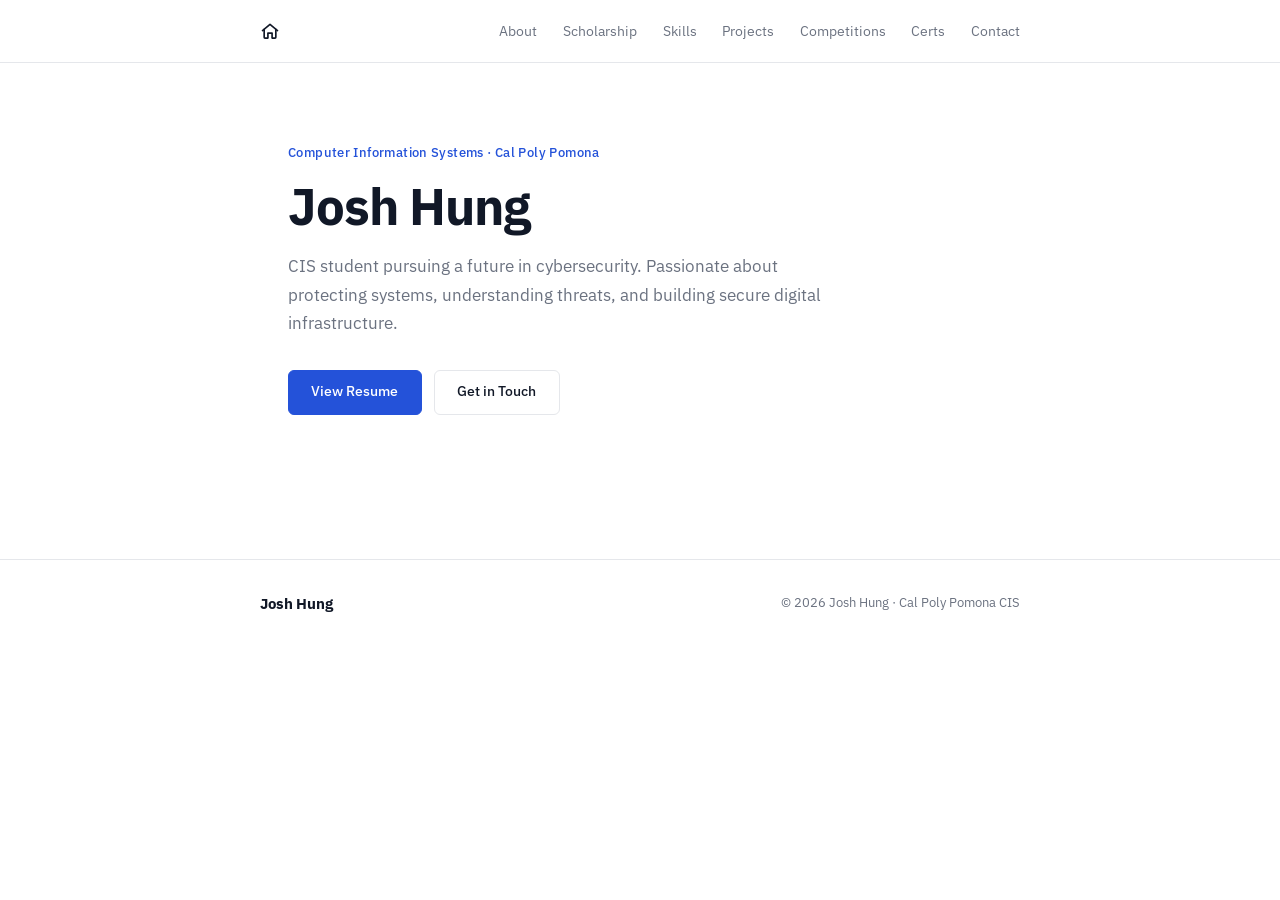
<file: index.html>
<!DOCTYPE html>
<html lang="en">
<head>
  <meta charset="UTF-8" />
  <meta name="viewport" content="width=device-width, initial-scale=1.0"/>
  <title>Josh Hung | CIS & Cybersecurity</title>
  <link rel="preconnect" href="https://fonts.googleapis.com">
  <link href="https://fonts.googleapis.com/css2?family=IBM+Plex+Sans:wght@400;500;600;700&display=swap" rel="stylesheet">
  <link rel="stylesheet" href="styles.css">
</head>
<body>

  <nav>
    <div class="nav-inner">
      <a href="index.html" class="nav-home" aria-label="Home"><svg width="20" height="20" viewBox="0 0 24 24" fill="none" stroke="currentColor" stroke-width="2" stroke-linecap="round" stroke-linejoin="round"><path d="M3 11.5 12 4l9 7.5"/><path d="M5 10v9.5a1 1 0 0 0 1 1h3.5v-6h5v6H18a1 1 0 0 0 1-1V10"/></svg></a>
      <ul class="nav-links">
        <li><a href="about/">About</a></li>
        <li><a href="scholarship/">Scholarship</a></li>
        <li><a href="skills/">Skills</a></li>
        <li><a href="projects/">Projects</a></li>
        <li><a href="competitions/">Competitions</a></li>
        <li><a href="certifications/">Certs</a></li>
        <li><a href="contact/">Contact</a></li>
      </ul>
    </div>
  </nav>

  <main>
    <div class="container">
      <section id="hero">
        <div class="hero-tag">Computer Information Systems · Cal Poly Pomona</div>
        <h1>Josh Hung</h1>
        <p class="hero-desc">
          CIS student pursuing a future in cybersecurity. Passionate about protecting systems,
          understanding threats, and building secure digital infrastructure.
        </p>
        <div class="hero-btns">
          <a href="Josh_Hung_Resume.pdf" target="_blank" class="btn btn-primary">View Resume</a>
          <a href="contact/" class="btn btn-secondary">Get in Touch</a>
        </div>
      </section>

    </div>
  </main>

  <footer>
    <div class="footer-inner">
      <div class="nav-logo">Josh Hung</div>
      <p>© 2026 Josh Hung · Cal Poly Pomona CIS</p>
    </div>
  </footer>

</body>
</html>
</file>
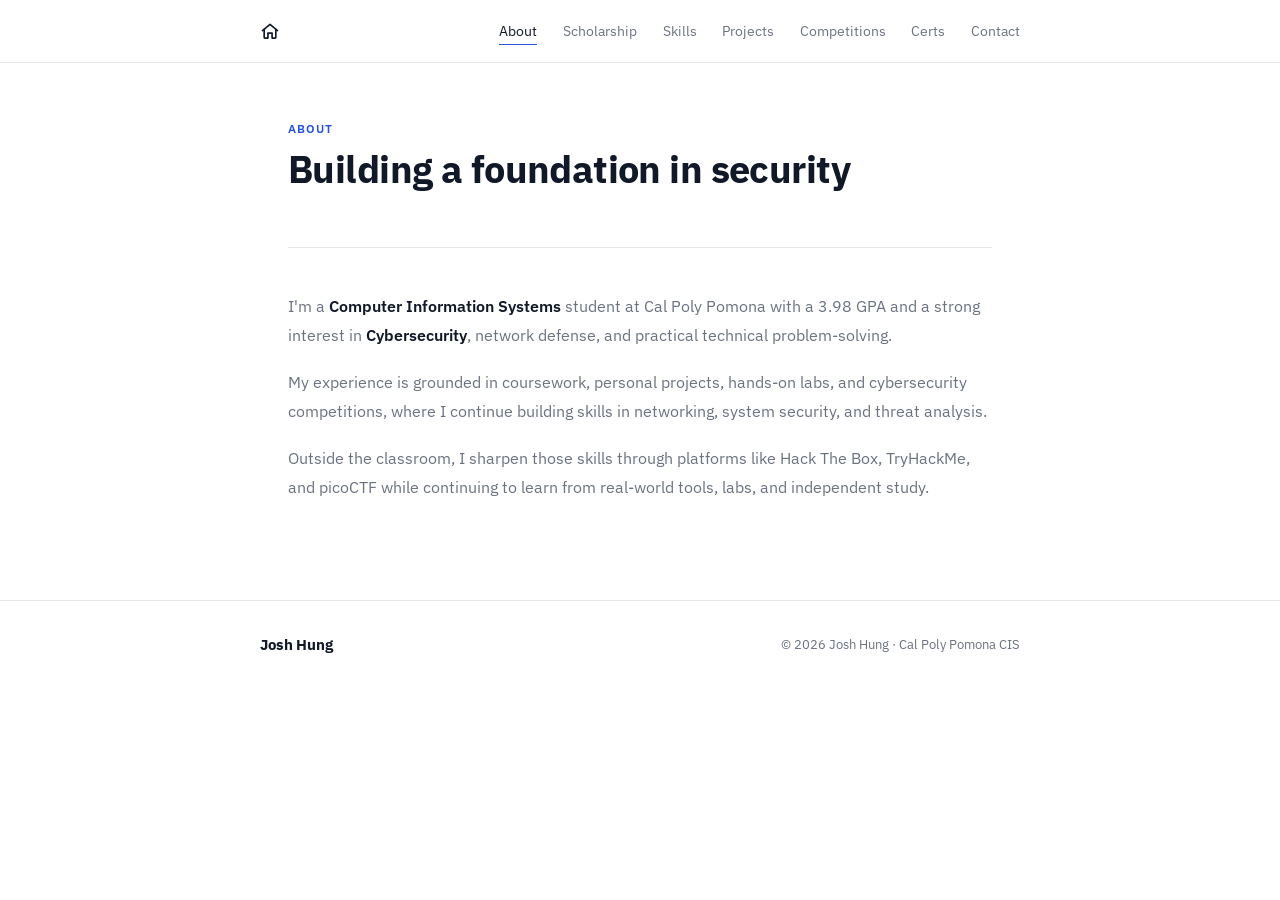
<file: about/index.html>
<!DOCTYPE html>
<html lang="en">
<head>
  <meta charset="UTF-8" />
  <meta name="viewport" content="width=device-width, initial-scale=1.0"/>
  <title>About | Josh Hung</title>
  <link rel="preconnect" href="https://fonts.googleapis.com">
  <link href="https://fonts.googleapis.com/css2?family=IBM+Plex+Sans:wght@400;500;600;700&display=swap" rel="stylesheet">
  <link rel="stylesheet" href="../styles.css">
</head>
<body>

  <nav>
    <div class="nav-inner">
      <a href="../index.html" class="nav-home" aria-label="Home"><svg width="20" height="20" viewBox="0 0 24 24" fill="none" stroke="currentColor" stroke-width="2" stroke-linecap="round" stroke-linejoin="round"><path d="M3 11.5 12 4l9 7.5"/><path d="M5 10v9.5a1 1 0 0 0 1 1h3.5v-6h5v6H18a1 1 0 0 0 1-1V10"/></svg></a>
      <ul class="nav-links">
        <li><a href="../about/" class="active">About</a></li>
        <li><a href="../scholarship/">Scholarship</a></li>
        <li><a href="../skills/">Skills</a></li>
        <li><a href="../projects/">Projects</a></li>
        <li><a href="../competitions/">Competitions</a></li>
        <li><a href="../certifications/">Certs</a></li>
        <li><a href="../contact/">Contact</a></li>
      </ul>
    </div>
  </nav>

  <main>
    <div class="container">
      <div class="page-header">
        <p class="page-label">About</p>
        <h1 class="page-title">Building a foundation in security</h1>
      </div>

      <div class="about-text">
        <p>
          I'm a <strong>Computer Information Systems</strong> student at Cal Poly Pomona with a
          3.98 GPA and a strong interest in <strong>Cybersecurity</strong>, network defense, and practical technical problem-solving.
        </p>
        <p>
          My experience is grounded in coursework, personal projects, hands-on labs, and cybersecurity competitions,
          where I continue building skills in networking, system security, and threat analysis.
        </p>
        <p>
          Outside the classroom, I sharpen those skills through platforms like Hack The Box, TryHackMe, and picoCTF
          while continuing to learn from real-world tools, labs, and independent study.
        </p>
      </div>
    </div>
  </main>

  <footer>
    <div class="footer-inner">
      <div class="nav-logo">Josh Hung</div>
      <p>© 2026 Josh Hung · Cal Poly Pomona CIS</p>
    </div>
  </footer>

</body>
</html>
</file>
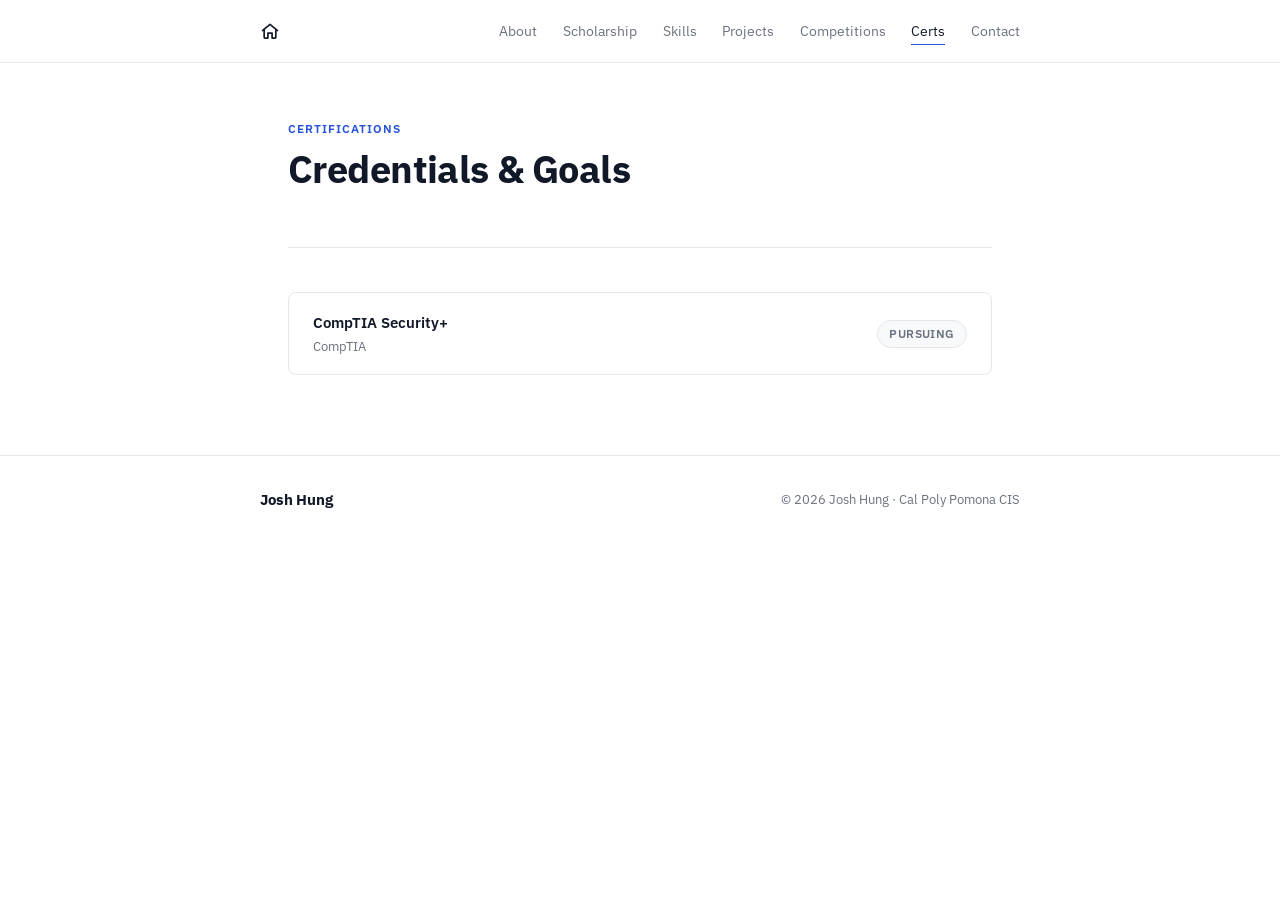
<file: certifications/index.html>
<!DOCTYPE html>
<html lang="en">
<head>
  <meta charset="UTF-8" />
  <meta name="viewport" content="width=device-width, initial-scale=1.0"/>
  <title>Certifications | Josh Hung</title>
  <link rel="preconnect" href="https://fonts.googleapis.com">
  <link href="https://fonts.googleapis.com/css2?family=IBM+Plex+Sans:wght@400;500;600;700&display=swap" rel="stylesheet">
  <link rel="stylesheet" href="../styles.css">
</head>
<body>

  <nav>
    <div class="nav-inner">
      <a href="../index.html" class="nav-home" aria-label="Home"><svg width="20" height="20" viewBox="0 0 24 24" fill="none" stroke="currentColor" stroke-width="2" stroke-linecap="round" stroke-linejoin="round"><path d="M3 11.5 12 4l9 7.5"/><path d="M5 10v9.5a1 1 0 0 0 1 1h3.5v-6h5v6H18a1 1 0 0 0 1-1V10"/></svg></a>
      <ul class="nav-links">
        <li><a href="../about/">About</a></li>
        <li><a href="../scholarship/">Scholarship</a></li>
        <li><a href="../skills/">Skills</a></li>
        <li><a href="../projects/">Projects</a></li>
        <li><a href="../competitions/">Competitions</a></li>
        <li><a href="../certifications/" class="active">Certs</a></li>
        <li><a href="../contact/">Contact</a></li>
      </ul>
    </div>
  </nav>

  <main>
    <div class="container">
      <div class="page-header">
        <p class="page-label">Certifications</p>
        <h1 class="page-title">Credentials & Goals</h1>
      </div>

      <div class="cert-list">
        <div class="cert-item">
          <div>
            <div class="cert-name">CompTIA Security+</div>
            <div class="cert-org">CompTIA</div>
          </div>
          <span class="cert-status">Pursuing</span>
        </div>
      </div>
    </div>
  </main>

  <footer>
    <div class="footer-inner">
      <div class="nav-logo">Josh Hung</div>
      <p>© 2026 Josh Hung · Cal Poly Pomona CIS</p>
    </div>
  </footer>

</body>
</html>
</file>
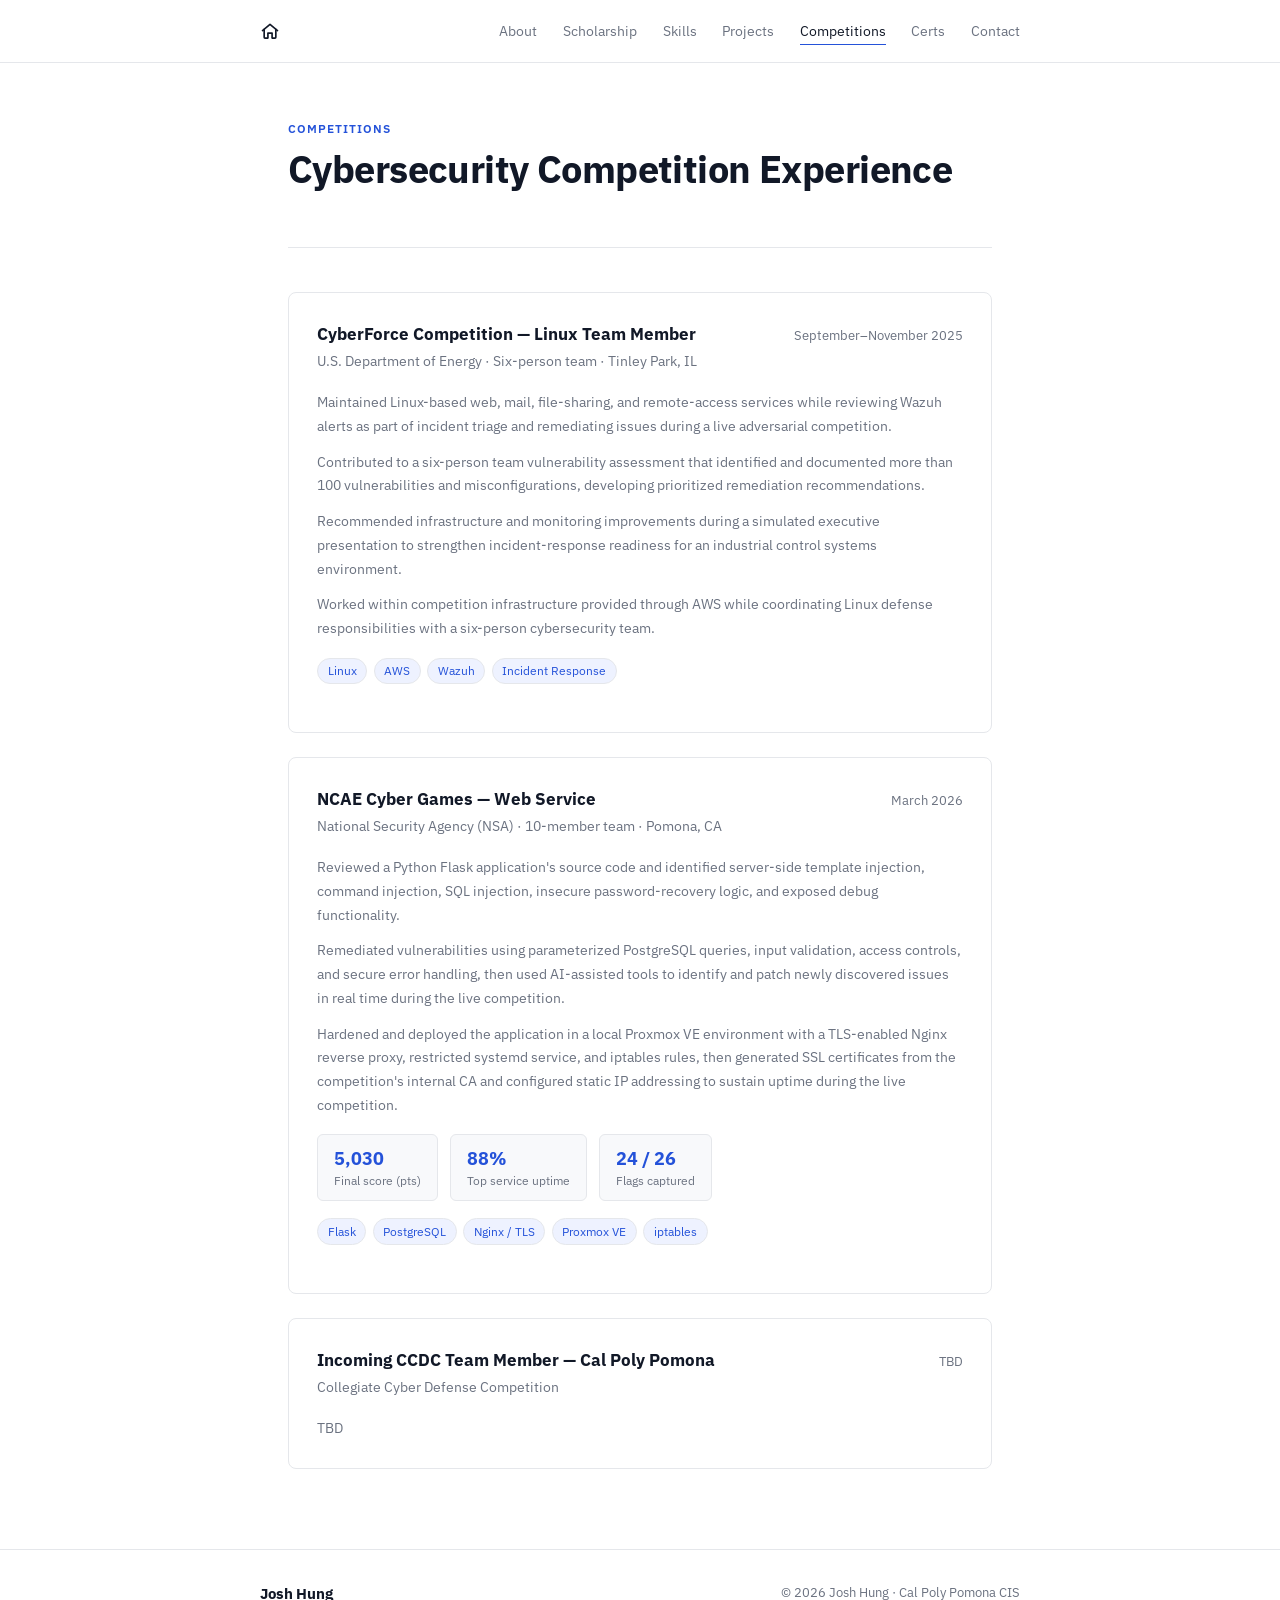
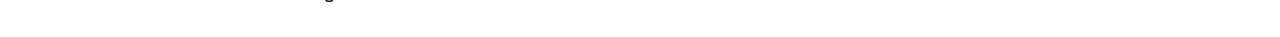
<file: competitions/index.html>
<!DOCTYPE html>
<html lang="en">
<head>
  <meta charset="UTF-8" />
  <meta name="viewport" content="width=device-width, initial-scale=1.0"/>
  <title>Competitions | Josh Hung</title>
  <link rel="preconnect" href="https://fonts.googleapis.com">
  <link href="https://fonts.googleapis.com/css2?family=IBM+Plex+Sans:wght@400;500;600;700&display=swap" rel="stylesheet">
  <link rel="stylesheet" href="../styles.css">
</head>
<body>

  <nav>
    <div class="nav-inner">
      <a href="../index.html" class="nav-home" aria-label="Home"><svg width="20" height="20" viewBox="0 0 24 24" fill="none" stroke="currentColor" stroke-width="2" stroke-linecap="round" stroke-linejoin="round"><path d="M3 11.5 12 4l9 7.5"/><path d="M5 10v9.5a1 1 0 0 0 1 1h3.5v-6h5v6H18a1 1 0 0 0 1-1V10"/></svg></a>
      <ul class="nav-links">
        <li><a href="../about/">About</a></li>
        <li><a href="../scholarship/">Scholarship</a></li>
        <li><a href="../skills/">Skills</a></li>
        <li><a href="../projects/">Projects</a></li>
        <li><a href="../competitions/" class="active">Competitions</a></li>
        <li><a href="../certifications/">Certs</a></li>
        <li><a href="../contact/">Contact</a></li>
      </ul>
    </div>
  </nav>

  <main>
    <div class="container">
      <div class="page-header">
        <p class="page-label">Competitions</p>
        <h1 class="page-title">Cybersecurity Competition Experience</h1>
      </div>

      <div class="competition-list">
        <div class="competition-card">
          <div class="competition-header">
            <div class="competition-title">CyberForce Competition — Linux Team Member</div>
            <div class="competition-date">September–November 2025</div>
          </div>
          <div class="competition-org">U.S. Department of Energy · Six-person team · Tinley Park, IL</div>
          <div class="competition-desc">
            Maintained Linux-based web, mail, file-sharing, and remote-access services while reviewing Wazuh alerts as part
            of incident triage and remediating issues during a live adversarial competition.
          </div>
          <div class="competition-desc">
            Contributed to a six-person team vulnerability assessment that identified and documented more than 100
            vulnerabilities and misconfigurations, developing prioritized remediation recommendations.
          </div>
          <div class="competition-desc">
            Recommended infrastructure and monitoring improvements during a simulated executive presentation to
            strengthen incident-response readiness for an industrial control systems environment.
          </div>
          <div class="competition-desc" style="margin-bottom: 0;">
            Worked within competition infrastructure provided through AWS while coordinating Linux defense
            responsibilities with a six-person cybersecurity team.
          </div>
          <div class="project-techs" style="margin-top: 1.1rem;">
            <span class="tech-pill">Linux</span>
            <span class="tech-pill">AWS</span>
            <span class="tech-pill">Wazuh</span>
            <span class="tech-pill">Incident Response</span>
          </div>
        </div>

        <div class="competition-card">
          <div class="competition-header">
            <div class="competition-title">NCAE Cyber Games — Web Service</div>
            <div class="competition-date">March 2026</div>
          </div>
          <div class="competition-org">National Security Agency (NSA) · 10-member team · Pomona, CA</div>
          <div class="competition-desc">
            Reviewed a Python Flask application's source code and identified server-side template injection, command
            injection, SQL injection, insecure password-recovery logic, and exposed debug functionality.
          </div>
          <div class="competition-desc">
            Remediated vulnerabilities using parameterized PostgreSQL queries, input validation, access controls, and
            secure error handling, then used AI-assisted tools to identify and patch newly discovered issues in real time
            during the live competition.
          </div>
          <div class="competition-desc" style="margin-bottom: 0;">
            Hardened and deployed the application in a local Proxmox VE environment with a TLS-enabled Nginx reverse
            proxy, restricted systemd service, and iptables rules, then generated SSL certificates from the competition's
            internal CA and configured static IP addressing to sustain uptime during the live competition.
          </div>

          <div class="competition-stats">
            <div class="stat-tile">
              <div class="stat-value">5,030</div>
              <div class="stat-label">Final score (pts)</div>
            </div>
            <div class="stat-tile">
              <div class="stat-value">88%</div>
              <div class="stat-label">Top service uptime</div>
            </div>
            <div class="stat-tile">
              <div class="stat-value">24 / 26</div>
              <div class="stat-label">Flags captured</div>
            </div>
          </div>

          <div class="project-techs">
            <span class="tech-pill">Flask</span>
            <span class="tech-pill">PostgreSQL</span>
            <span class="tech-pill">Nginx / TLS</span>
            <span class="tech-pill">Proxmox VE</span>
            <span class="tech-pill">iptables</span>
          </div>
        </div>

        <div class="competition-card">
          <div class="competition-header">
            <div class="competition-title">Incoming CCDC Team Member — Cal Poly Pomona</div>
            <div class="competition-date">TBD</div>
          </div>
          <div class="competition-org">Collegiate Cyber Defense Competition</div>
          <div class="competition-desc" style="margin-bottom: 0;">
            TBD
          </div>
        </div>
      </div>
    </div>
  </main>

  <footer>
    <div class="footer-inner">
      <div class="nav-logo">Josh Hung</div>
      <p>© 2026 Josh Hung · Cal Poly Pomona CIS</p>
    </div>
  </footer>

</body>
</html>
</file>
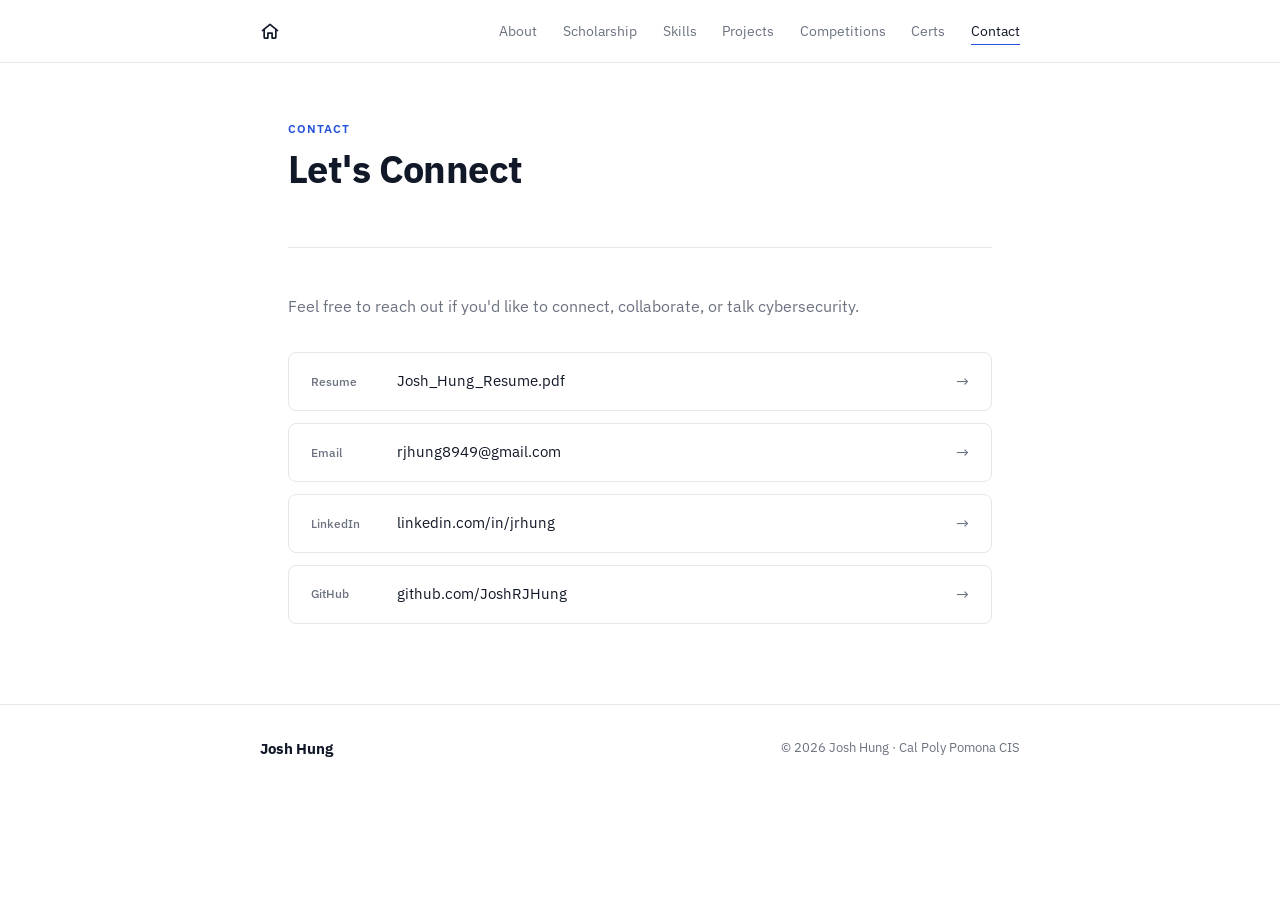
<file: contact/index.html>
<!DOCTYPE html>
<html lang="en">
<head>
  <meta charset="UTF-8" />
  <meta name="viewport" content="width=device-width, initial-scale=1.0"/>
  <title>Contact | Josh Hung</title>
  <link rel="preconnect" href="https://fonts.googleapis.com">
  <link href="https://fonts.googleapis.com/css2?family=IBM+Plex+Sans:wght@400;500;600;700&display=swap" rel="stylesheet">
  <link rel="stylesheet" href="../styles.css">
</head>
<body>

  <nav>
    <div class="nav-inner">
      <a href="../index.html" class="nav-home" aria-label="Home"><svg width="20" height="20" viewBox="0 0 24 24" fill="none" stroke="currentColor" stroke-width="2" stroke-linecap="round" stroke-linejoin="round"><path d="M3 11.5 12 4l9 7.5"/><path d="M5 10v9.5a1 1 0 0 0 1 1h3.5v-6h5v6H18a1 1 0 0 0 1-1V10"/></svg></a>
      <ul class="nav-links">
        <li><a href="../about/">About</a></li>
        <li><a href="../scholarship/">Scholarship</a></li>
        <li><a href="../skills/">Skills</a></li>
        <li><a href="../projects/">Projects</a></li>
        <li><a href="../competitions/">Competitions</a></li>
        <li><a href="../certifications/">Certs</a></li>
        <li><a href="../contact/" class="active">Contact</a></li>
      </ul>
    </div>
  </nav>

  <main>
    <div class="container">
      <div class="page-header">
        <p class="page-label">Contact</p>
        <h1 class="page-title">Let's Connect</h1>
      </div>

      <p class="lead-text">
        Feel free to reach out if you'd like to connect, collaborate, or talk cybersecurity.
      </p>

      <div class="contact-links">
        <a href="../Josh_Hung_Resume.pdf" target="_blank" class="contact-row">
          <span class="contact-row-label">Resume</span>
          <span class="contact-row-value">Josh_Hung_Resume.pdf</span>
          <span class="contact-row-arrow">→</span>
        </a>
        <a href="mailto:rjhung8949@gmail.com" class="contact-row">
          <span class="contact-row-label">Email</span>
          <span class="contact-row-value">rjhung8949@gmail.com</span>
          <span class="contact-row-arrow">→</span>
        </a>
        <a href="https://linkedin.com/in/jrhung" target="_blank" class="contact-row">
          <span class="contact-row-label">LinkedIn</span>
          <span class="contact-row-value">linkedin.com/in/jrhung</span>
          <span class="contact-row-arrow">→</span>
        </a>
        <a href="https://github.com/JoshRJHung" target="_blank" class="contact-row">
          <span class="contact-row-label">GitHub</span>
          <span class="contact-row-value">github.com/JoshRJHung</span>
          <span class="contact-row-arrow">→</span>
        </a>
      </div>
    </div>
  </main>

  <footer>
    <div class="footer-inner">
      <div class="nav-logo">Josh Hung</div>
      <p>© 2026 Josh Hung · Cal Poly Pomona CIS</p>
    </div>
  </footer>

</body>
</html>
</file>
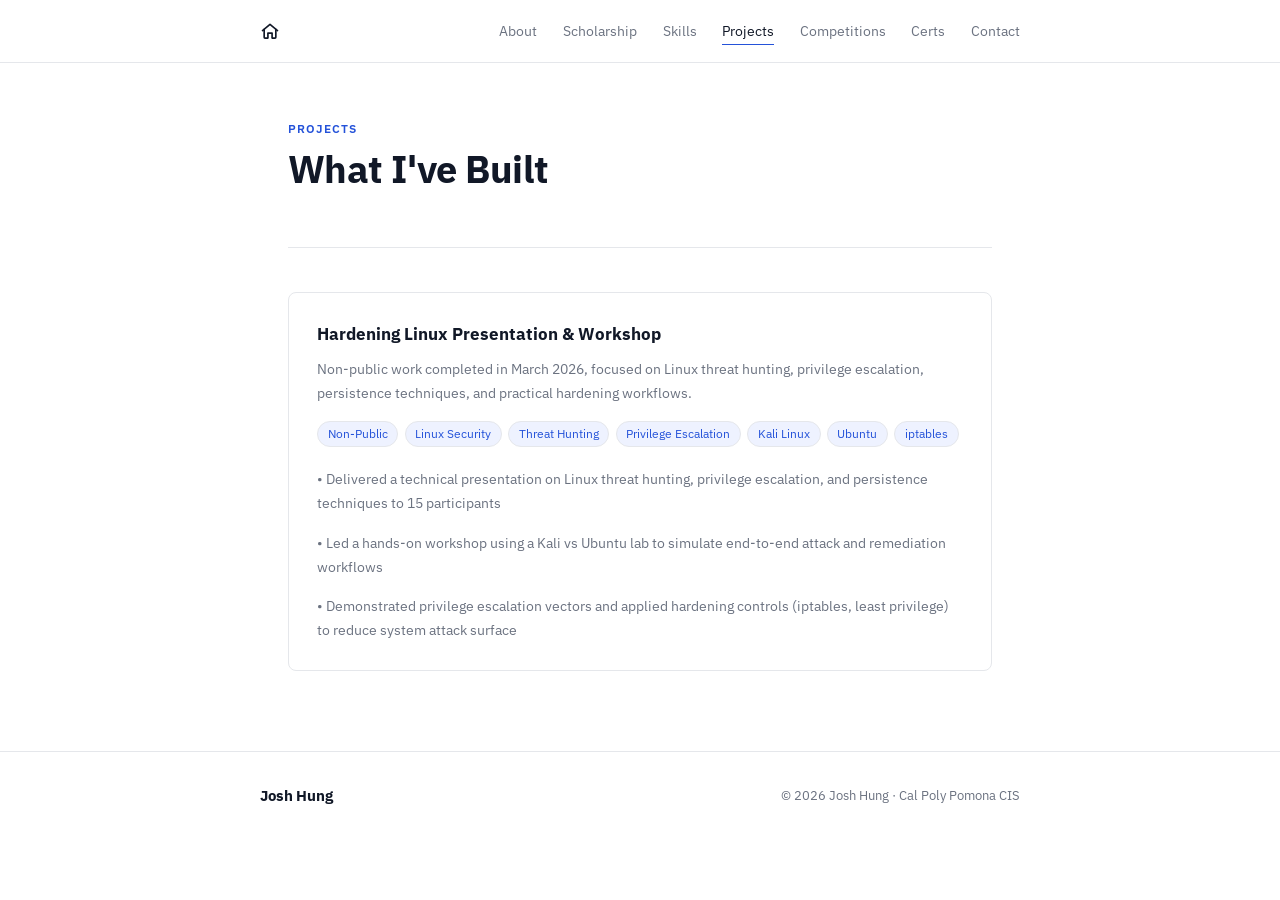
<file: projects/index.html>
<!DOCTYPE html>
<html lang="en">
<head>
  <meta charset="UTF-8" />
  <meta name="viewport" content="width=device-width, initial-scale=1.0"/>
  <title>Projects | Josh Hung</title>
  <link rel="preconnect" href="https://fonts.googleapis.com">
  <link href="https://fonts.googleapis.com/css2?family=IBM+Plex+Sans:wght@400;500;600;700&display=swap" rel="stylesheet">
  <link rel="stylesheet" href="../styles.css">
</head>
<body>

  <nav>
    <div class="nav-inner">
      <a href="../index.html" class="nav-home" aria-label="Home"><svg width="20" height="20" viewBox="0 0 24 24" fill="none" stroke="currentColor" stroke-width="2" stroke-linecap="round" stroke-linejoin="round"><path d="M3 11.5 12 4l9 7.5"/><path d="M5 10v9.5a1 1 0 0 0 1 1h3.5v-6h5v6H18a1 1 0 0 0 1-1V10"/></svg></a>
      <ul class="nav-links">
        <li><a href="../about/">About</a></li>
        <li><a href="../scholarship/">Scholarship</a></li>
        <li><a href="../skills/">Skills</a></li>
        <li><a href="../projects/" class="active">Projects</a></li>
        <li><a href="../competitions/">Competitions</a></li>
        <li><a href="../certifications/">Certs</a></li>
        <li><a href="../contact/">Contact</a></li>
      </ul>
    </div>
  </nav>

  <main>
    <div class="container">
      <div class="page-header">
        <p class="page-label">Projects</p>
        <h1 class="page-title">What I've Built</h1>
      </div>

      <div class="project-card">
        <div class="project-title">Hardening Linux Presentation & Workshop</div>
        <div class="project-desc">
          Non-public work completed in March 2026, focused on Linux threat hunting, privilege escalation,
          persistence techniques, and practical hardening workflows.
        </div>
        <div class="project-techs">
          <span class="tech-pill">Non-Public</span>
          <span class="tech-pill">Linux Security</span>
          <span class="tech-pill">Threat Hunting</span>
          <span class="tech-pill">Privilege Escalation</span>
          <span class="tech-pill">Kali Linux</span>
          <span class="tech-pill">Ubuntu</span>
          <span class="tech-pill">iptables</span>
        </div>
        <div class="project-desc">
          • Delivered a technical presentation on Linux threat hunting, privilege escalation, and persistence techniques to 15 participants
        </div>
        <div class="project-desc">
          • Led a hands-on workshop using a Kali vs Ubuntu lab to simulate end-to-end attack and remediation workflows
        </div>
        <div class="project-desc" style="margin-bottom: 0;">
          • Demonstrated privilege escalation vectors and applied hardening controls (iptables, least privilege) to reduce system attack surface
        </div>
      </div>
    </div>
  </main>

  <footer>
    <div class="footer-inner">
      <div class="nav-logo">Josh Hung</div>
      <p>© 2026 Josh Hung · Cal Poly Pomona CIS</p>
    </div>
  </footer>

</body>
</html>
</file>
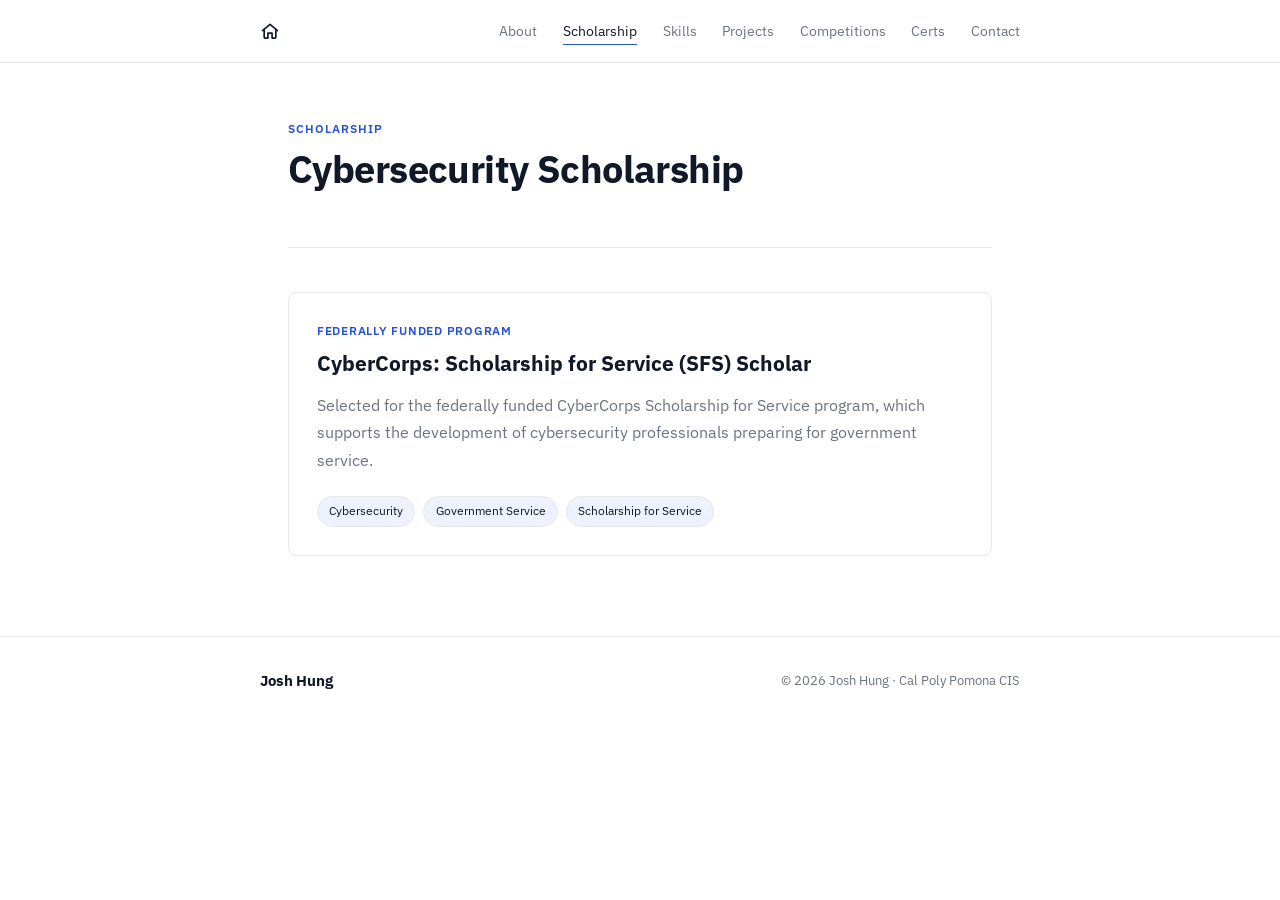
<file: scholarship/index.html>
<!DOCTYPE html>
<html lang="en">
<head>
  <meta charset="UTF-8" />
  <meta name="viewport" content="width=device-width, initial-scale=1.0"/>
  <title>Scholarship | Josh Hung</title>
  <link rel="preconnect" href="https://fonts.googleapis.com">
  <link href="https://fonts.googleapis.com/css2?family=IBM+Plex+Sans:wght@400;500;600;700&display=swap" rel="stylesheet">
  <link rel="stylesheet" href="../styles.css">
</head>
<body>

  <nav>
    <div class="nav-inner">
      <a href="../index.html" class="nav-home" aria-label="Home"><svg width="20" height="20" viewBox="0 0 24 24" fill="none" stroke="currentColor" stroke-width="2" stroke-linecap="round" stroke-linejoin="round"><path d="M3 11.5 12 4l9 7.5"/><path d="M5 10v9.5a1 1 0 0 0 1 1h3.5v-6h5v6H18a1 1 0 0 0 1-1V10"/></svg></a>
      <ul class="nav-links">
        <li><a href="../about/">About</a></li>
        <li><a href="../scholarship/" class="active">Scholarship</a></li>
        <li><a href="../skills/">Skills</a></li>
        <li><a href="../projects/">Projects</a></li>
        <li><a href="../competitions/">Competitions</a></li>
        <li><a href="../certifications/">Certs</a></li>
        <li><a href="../contact/">Contact</a></li>
      </ul>
    </div>
  </nav>

  <main>
    <div class="container">
      <div class="page-header">
        <p class="page-label">Scholarship</p>
        <h1 class="page-title">Cybersecurity Scholarship</h1>
      </div>

      <div class="scholarship-panel">
        <div class="scholarship-kicker">Federally Funded Program</div>
        <h2 class="scholarship-title">CyberCorps: Scholarship for Service (SFS) Scholar</h2>
        <p class="scholarship-desc">
          Selected for the federally funded CyberCorps Scholarship for Service program, which supports
          the development of cybersecurity professionals preparing for government service.
        </p>
        <div class="badge-row">
          <span class="badge">Cybersecurity</span>
          <span class="badge">Government Service</span>
          <span class="badge">Scholarship for Service</span>
        </div>
      </div>
    </div>
  </main>

  <footer>
    <div class="footer-inner">
      <div class="nav-logo">Josh Hung</div>
      <p>© 2026 Josh Hung · Cal Poly Pomona CIS</p>
    </div>
  </footer>

</body>
</html>
</file>
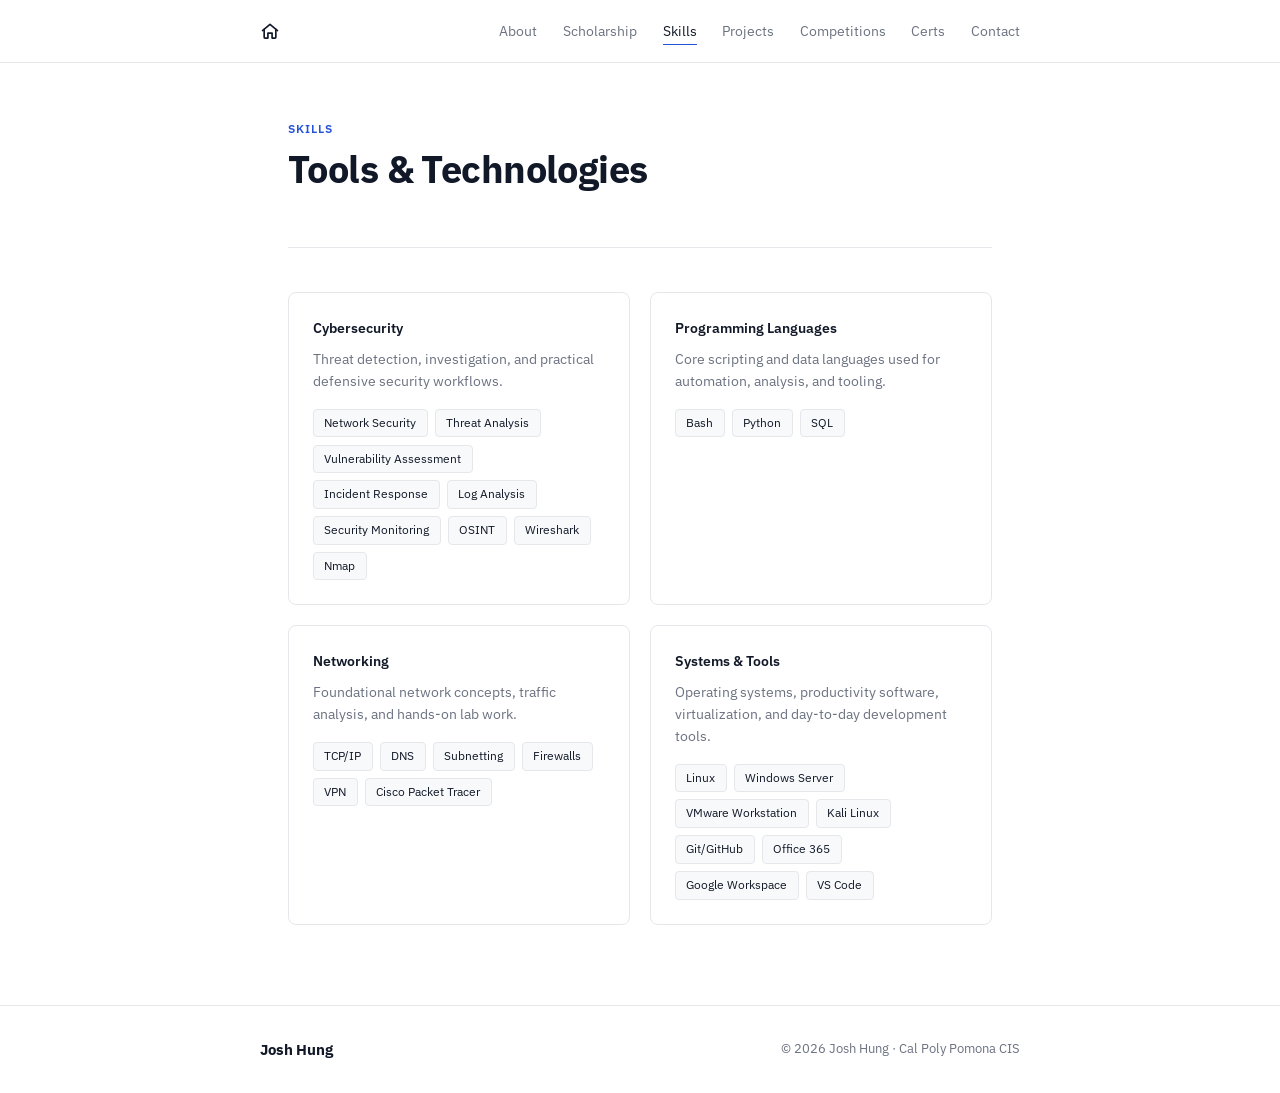
<file: skills/index.html>
<!DOCTYPE html>
<html lang="en">
<head>
  <meta charset="UTF-8" />
  <meta name="viewport" content="width=device-width, initial-scale=1.0"/>
  <title>Skills | Josh Hung</title>
  <link rel="preconnect" href="https://fonts.googleapis.com">
  <link href="https://fonts.googleapis.com/css2?family=IBM+Plex+Sans:wght@400;500;600;700&display=swap" rel="stylesheet">
  <link rel="stylesheet" href="../styles.css">
</head>
<body>

  <nav>
    <div class="nav-inner">
      <a href="../index.html" class="nav-home" aria-label="Home"><svg width="20" height="20" viewBox="0 0 24 24" fill="none" stroke="currentColor" stroke-width="2" stroke-linecap="round" stroke-linejoin="round"><path d="M3 11.5 12 4l9 7.5"/><path d="M5 10v9.5a1 1 0 0 0 1 1h3.5v-6h5v6H18a1 1 0 0 0 1-1V10"/></svg></a>
      <ul class="nav-links">
        <li><a href="../about/">About</a></li>
        <li><a href="../scholarship/">Scholarship</a></li>
        <li><a href="../skills/" class="active">Skills</a></li>
        <li><a href="../projects/">Projects</a></li>
        <li><a href="../competitions/">Competitions</a></li>
        <li><a href="../certifications/">Certs</a></li>
        <li><a href="../contact/">Contact</a></li>
      </ul>
    </div>
  </nav>

  <main>
    <div class="container">
      <div class="page-header">
        <p class="page-label">Skills</p>
        <h1 class="page-title">Tools & Technologies</h1>
      </div>

      <div class="skills-grid">
        <div class="skill-category">
          <div class="skill-cat-name">Cybersecurity</div>
          <p class="skill-summary">Threat detection, investigation, and practical defensive security workflows.</p>
          <div class="skill-tags">
            <span class="tag">Network Security</span>
            <span class="tag">Threat Analysis</span>
            <span class="tag">Vulnerability Assessment</span>
            <span class="tag">Incident Response</span>
            <span class="tag">Log Analysis</span>
            <span class="tag">Security Monitoring</span>
            <span class="tag">OSINT</span>
            <span class="tag">Wireshark</span>
            <span class="tag">Nmap</span>
          </div>
        </div>
        <div class="skill-category">
          <div class="skill-cat-name">Programming Languages</div>
          <p class="skill-summary">Core scripting and data languages used for automation, analysis, and tooling.</p>
          <div class="skill-tags">
            <span class="tag">Bash</span>
            <span class="tag">Python</span>
            <span class="tag">SQL</span>
          </div>
        </div>
        <div class="skill-category">
          <div class="skill-cat-name">Networking</div>
          <p class="skill-summary">Foundational network concepts, traffic analysis, and hands-on lab work.</p>
          <div class="skill-tags">
            <span class="tag">TCP/IP</span>
            <span class="tag">DNS</span>
            <span class="tag">Subnetting</span>
            <span class="tag">Firewalls</span>
            <span class="tag">VPN</span>
            <span class="tag">Cisco Packet Tracer</span>
          </div>
        </div>
        <div class="skill-category">
          <div class="skill-cat-name">Systems & Tools</div>
          <p class="skill-summary">Operating systems, productivity software, virtualization, and day-to-day development tools.</p>
          <div class="skill-tags">
            <span class="tag">Linux</span>
            <span class="tag">Windows Server</span>
            <span class="tag">VMware Workstation</span>
            <span class="tag">Kali Linux</span>
            <span class="tag">Git/GitHub</span>
            <span class="tag">Office 365</span>
            <span class="tag">Google Workspace</span>
            <span class="tag">VS Code</span>
          </div>
        </div>
      </div>
    </div>
  </main>

  <footer>
    <div class="footer-inner">
      <div class="nav-logo">Josh Hung</div>
      <p>© 2026 Josh Hung · Cal Poly Pomona CIS</p>
    </div>
  </footer>

</body>
</html>
</file>
<file: styles.css>
:root {
  --bg: #ffffff;
  --surface: #f8f9fb;
  --border: #e5e7eb;
  --text: #111827;
  --muted: #6b7280;
  --accent: #2452d9;
  --accent-soft: #eef2ff;
}

* { margin: 0; padding: 0; box-sizing: border-box; }

html { scroll-behavior: smooth; }

body {
  font-family: 'IBM Plex Sans', -apple-system, BlinkMacSystemFont, sans-serif;
  background: var(--bg);
  color: var(--text);
  line-height: 1.55;
  -webkit-font-smoothing: antialiased;
}

a { color: inherit; }

.container {
  max-width: 760px;
  margin: 0 auto;
  padding: 0 1.75rem;
}

/* ─── NAV ─── */
nav {
  position: sticky;
  top: 0;
  z-index: 10;
  display: flex;
  justify-content: space-between;
  align-items: center;
  padding: 1.15rem 1.75rem;
  border-bottom: 1px solid var(--border);
  background: rgba(255, 255, 255, 0.92);
  backdrop-filter: blur(8px);
}

.nav-inner {
  max-width: 760px;
  margin: 0 auto;
  width: 100%;
  display: flex;
  justify-content: space-between;
  align-items: center;
}

.nav-home {
  display: inline-flex;
  align-items: center;
  color: var(--text);
  transition: color 0.15s;
}

.nav-home:hover { color: var(--accent); }

.nav-logo {
  font-weight: 700;
  font-size: 0.95rem;
  letter-spacing: -0.01em;
  text-decoration: none;
  color: var(--text);
}

.nav-links {
  display: flex;
  gap: 1.6rem;
  list-style: none;
  flex-wrap: wrap;
}

.nav-links a {
  font-size: 0.85rem;
  color: var(--muted);
  text-decoration: none;
  transition: color 0.15s;
  padding-bottom: 0.2rem;
  border-bottom: 1px solid transparent;
}

.nav-links a:hover { color: var(--text); }

.nav-links a.active {
  color: var(--text);
  border-bottom-color: var(--accent);
}

/* ─── HERO ─── */
#hero {
  padding: 5rem 0 4rem;
}

.hero-tag {
  font-size: 0.8rem;
  color: var(--accent);
  letter-spacing: 0.03em;
  margin-bottom: 1rem;
  font-weight: 500;
}

h1 {
  font-size: clamp(2.4rem, 5vw, 3.2rem);
  font-weight: 700;
  line-height: 1.1;
  letter-spacing: -0.02em;
  margin-bottom: 1.1rem;
}

.hero-desc {
  font-size: 1.05rem;
  color: var(--muted);
  max-width: 540px;
  line-height: 1.7;
  margin-bottom: 2rem;
}

.hero-btns {
  display: flex;
  gap: 0.75rem;
  flex-wrap: wrap;
}

.btn {
  padding: 0.65rem 1.4rem;
  font-size: 0.88rem;
  font-weight: 500;
  text-decoration: none;
  border-radius: 6px;
  transition: all 0.15s;
  display: inline-block;
}

.btn-primary {
  background: var(--accent);
  color: #fff;
  border: 1px solid var(--accent);
}

.btn-primary:hover { background: #1c3fb0; border-color: #1c3fb0; }

.btn-secondary {
  background: transparent;
  color: var(--text);
  border: 1px solid var(--border);
}

.btn-secondary:hover { border-color: var(--text); }

/* ─── PAGE HEADER ─── */
.page-header {
  padding: 3.5rem 0 2.5rem;
  border-bottom: 1px solid var(--border);
  margin-bottom: 2.75rem;
}

.page-label {
  font-size: 0.78rem;
  text-transform: uppercase;
  letter-spacing: 0.08em;
  color: var(--accent);
  font-weight: 600;
  margin-bottom: 0.6rem;
}

.page-title {
  font-size: clamp(1.8rem, 4vw, 2.4rem);
  font-weight: 700;
  letter-spacing: -0.015em;
}

main { padding-bottom: 5rem; }

/* ─── ABOUT ─── */
.about-text p {
  color: var(--muted);
  line-height: 1.8;
  margin-bottom: 1.15rem;
  font-size: 1rem;
}

.about-text p strong { color: var(--text); font-weight: 600; }

/* ─── SCHOLARSHIP ─── */
.scholarship-panel {
  border: 1px solid var(--border);
  border-radius: 8px;
  padding: 1.75rem;
}

.scholarship-kicker {
  font-size: 0.78rem;
  color: var(--accent);
  font-weight: 600;
  text-transform: uppercase;
  letter-spacing: 0.06em;
  margin-bottom: 0.6rem;
}

.scholarship-title {
  font-size: 1.3rem;
  font-weight: 700;
  line-height: 1.3;
  margin-bottom: 0.9rem;
}

.scholarship-desc {
  color: var(--muted);
  line-height: 1.75;
  font-size: 0.98rem;
}

.badge-row {
  display: flex;
  flex-wrap: wrap;
  gap: 0.5rem;
  margin-top: 1.4rem;
}

.badge {
  font-size: 0.75rem;
  color: var(--text);
  padding: 0.3rem 0.7rem;
  border-radius: 999px;
  background: var(--accent-soft);
  border: 1px solid var(--border);
}

/* ─── SKILLS ─── */
.skills-grid {
  display: grid;
  grid-template-columns: repeat(auto-fill, minmax(260px, 1fr));
  gap: 1.25rem;
}

.skill-category {
  border: 1px solid var(--border);
  border-radius: 8px;
  padding: 1.5rem;
}

.skill-cat-name {
  font-size: 0.9rem;
  font-weight: 600;
  margin-bottom: 0.6rem;
}

.skill-summary {
  margin: 0 0 1rem;
  font-size: 0.85rem;
  line-height: 1.6;
  color: var(--muted);
}

.skill-tags {
  display: flex;
  flex-wrap: wrap;
  gap: 0.45rem;
}

.tag {
  font-size: 0.75rem;
  padding: 0.25rem 0.65rem;
  border-radius: 4px;
  background: var(--surface);
  border: 1px solid var(--border);
  color: var(--text);
}

/* ─── PROJECTS ─── */
.project-card {
  border: 1px solid var(--border);
  border-radius: 8px;
  padding: 1.75rem;
}

.project-title {
  font-size: 1.05rem;
  font-weight: 700;
  margin-bottom: 0.6rem;
}

.project-desc {
  font-size: 0.9rem;
  color: var(--muted);
  line-height: 1.65;
  margin-bottom: 1rem;
}

.project-techs {
  display: flex;
  flex-wrap: wrap;
  gap: 0.4rem;
  margin-bottom: 1.25rem;
}

.tech-pill {
  font-size: 0.72rem;
  padding: 0.22rem 0.6rem;
  border-radius: 999px;
  background: var(--accent-soft);
  border: 1px solid var(--border);
  color: var(--accent);
}

/* ─── COMPETITIONS ─── */
.competition-list {
  display: flex;
  flex-direction: column;
  gap: 1.5rem;
}

.competition-card {
  border: 1px solid var(--border);
  border-radius: 8px;
  padding: 1.75rem;
}

.competition-header {
  display: flex;
  justify-content: space-between;
  align-items: baseline;
  flex-wrap: wrap;
  gap: 0.5rem;
  margin-bottom: 0.25rem;
}

.competition-title {
  font-size: 1.05rem;
  font-weight: 700;
}

.competition-date {
  font-size: 0.8rem;
  color: var(--muted);
  white-space: nowrap;
}

.competition-org {
  font-size: 0.85rem;
  color: var(--muted);
  margin-bottom: 1.1rem;
}

.competition-desc {
  font-size: 0.9rem;
  color: var(--muted);
  line-height: 1.65;
  margin-bottom: 0.75rem;
}

.competition-stats {
  display: flex;
  flex-wrap: wrap;
  gap: 0.75rem;
  margin: 1.1rem 0;
}

.stat-tile {
  border: 1px solid var(--border);
  background: var(--surface);
  border-radius: 6px;
  padding: 0.6rem 1rem;
  min-width: 110px;
}

.stat-value {
  font-size: 1.1rem;
  font-weight: 700;
  color: var(--accent);
  font-variant-numeric: tabular-nums;
}

.stat-label {
  font-size: 0.72rem;
  color: var(--muted);
}

/* ─── CERTIFICATIONS ─── */
.cert-list {
  display: flex;
  flex-direction: column;
  gap: 0.9rem;
}

.cert-item {
  display: flex;
  align-items: center;
  gap: 1rem;
  border: 1px solid var(--border);
  border-radius: 8px;
  padding: 1.1rem 1.5rem;
}

.cert-name {
  font-weight: 600;
  font-size: 0.95rem;
  margin-bottom: 0.15rem;
}

.cert-org {
  font-size: 0.8rem;
  color: var(--muted);
}

.cert-status {
  margin-left: auto;
  font-size: 0.72rem;
  padding: 0.25rem 0.7rem;
  border-radius: 999px;
  text-transform: uppercase;
  letter-spacing: 0.04em;
  font-weight: 600;
  background: var(--surface);
  border: 1px solid var(--border);
  color: var(--muted);
}

/* ─── CONTACT ─── */
.contact-links {
  display: flex;
  flex-direction: column;
  gap: 0.75rem;
}

.contact-row {
  display: flex;
  align-items: center;
  gap: 1rem;
  padding: 1rem 1.4rem;
  border: 1px solid var(--border);
  border-radius: 8px;
  text-decoration: none;
  color: var(--text);
  transition: border-color 0.15s, transform 0.15s;
}

.contact-row:hover {
  border-color: var(--accent);
  transform: translateX(2px);
}

.contact-row-label {
  font-size: 0.78rem;
  color: var(--muted);
  min-width: 70px;
  font-weight: 500;
}

.contact-row-value { font-size: 0.92rem; }

.contact-row-arrow {
  margin-left: auto;
  color: var(--muted);
}

.lead-text {
  color: var(--muted);
  line-height: 1.75;
  margin-bottom: 2rem;
  font-size: 1rem;
}

/* ─── FOOTER ─── */
footer {
  border-top: 1px solid var(--border);
  padding: 2rem 1.75rem;
}

.footer-inner {
  max-width: 760px;
  margin: 0 auto;
  display: flex;
  justify-content: space-between;
  align-items: center;
  flex-wrap: wrap;
  gap: 0.75rem;
}

footer p {
  font-size: 0.8rem;
  color: var(--muted);
}

/* ─── RESPONSIVE ─── */
@media (max-width: 640px) {
  .nav-links { gap: 1rem; }
  #hero { padding: 3.5rem 0 2.5rem; }
  .page-header { padding: 2.5rem 0 2rem; }
}
</file>
